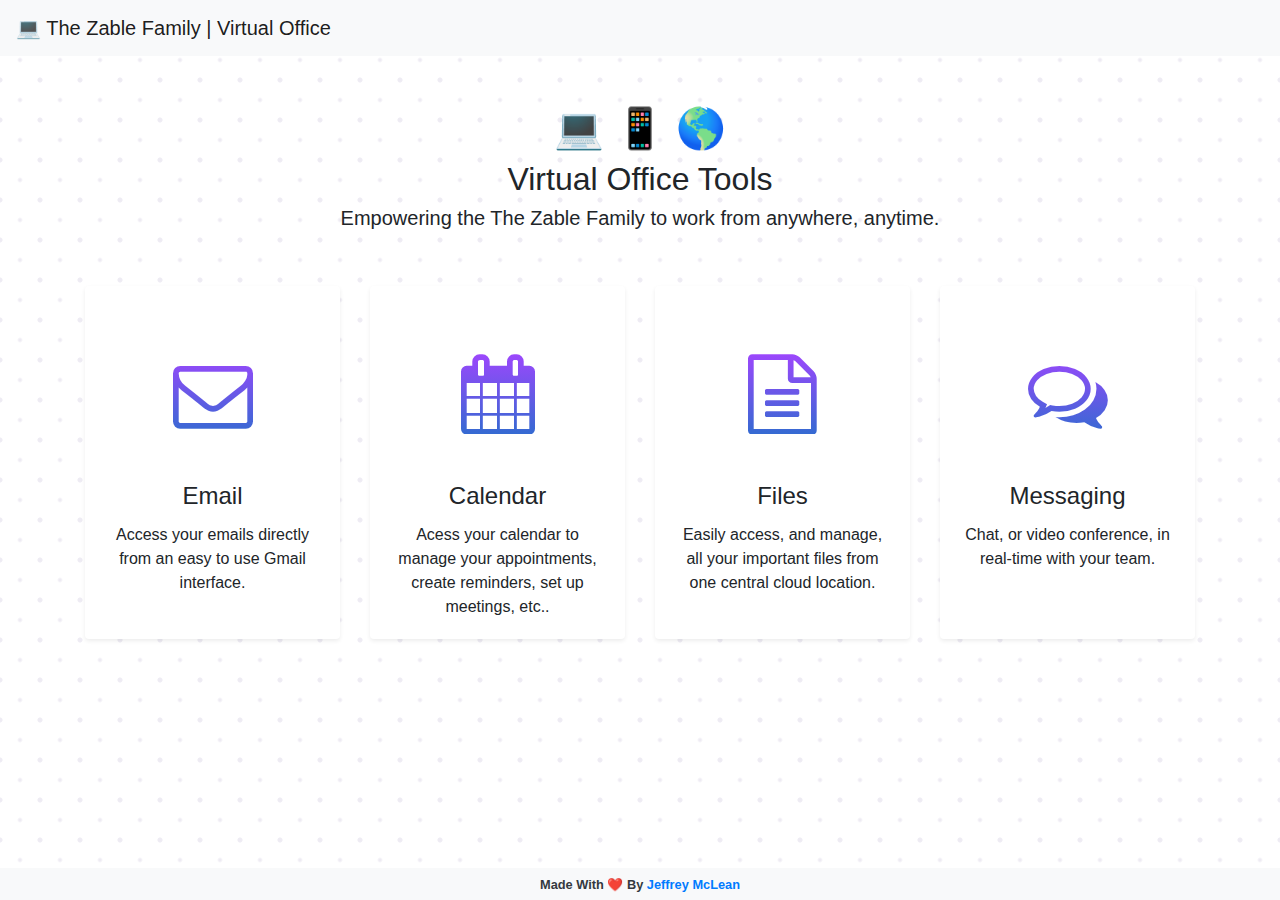
<file: index.html>
<!DOCTYPE html>
<html lang="en">

<head>

  <meta charset="utf-8">
  <meta name="viewport" content="width=device-width, initial-scale=1, shrink-to-fit=no">
  <meta name="description" content="">
  <meta name="author" content="">

  <title>The Zable Family | Virtual Office</title>

  <!-- Bootstrap core CSS -->
  <link rel="stylesheet" href="https://stackpath.bootstrapcdn.com/bootstrap/4.4.1/css/bootstrap.min.css"
    integrity="sha384-Vkoo8x4CGsO3+Hhxv8T/Q5PaXtkKtu6ug5TOeNV6gBiFeWPGFN9MuhOf23Q9Ifjh" crossorigin="anonymous">

    <!-- Font Awesome-->
    <link href="https://stackpath.bootstrapcdn.com/font-awesome/4.7.0/css/font-awesome.min.css" rel="stylesheet">

  <!-- Custom styles for this template -->
  <link href="css/heroic-features.css" rel="stylesheet">

</head>

<body>

  <!-- Navigation -->
  <nav class="navbar navbar-light bg-light">
    <span class="navbar-brand mb-0 h1">💻 The Zable Family | Virtual Office</span>
  </nav>





  <!-- Page Content -->
  <div class="container my-5">
    <div class="row text-center">
      <div class="col-12 md-auto">

        <h1>💻 📱 🌎</h1>
        <h2>Virtual Office Tools</h2>
        <h5>Empowering the The Zable Family to work from anywhere, anytime.</h5>
      </div>

    </div>
  </div>



 

    <!-- Page Features -->
    <div class="container my-5">
    <div class="row text-center">

      <div class="col-lg-3 col-md-6 mb-4">
        <div class="card h-100 border-0 shadow-sm">
          <div class="card-body">
            <h1 class="my-5"><a href="https://mail.google.com/mail/u/0/#inbox" class="stretched-link" target="_blank"><i class="fa fa-envelope-o" aria-hidden="true"></i></a></h1>
            <h4 class="card-title">Email</h4>
            <p class="card-text">Access your emails directly from an easy to use Gmail interface.  </p>
          </div>

        </div>
      </div>

      <div class="col-lg-3 col-md-6 mb-4">
        <div class="card h-100 border-0 shadow-sm">
          <div class="card-body">
            <h1 class="my-5"><a href="https://calendar.google.com/calendar/r" class="stretched-link" target="_blank"></a><i class="fa fa-calendar" aria-hidden="true"></i></h1>
            <h4 class="card-title">Calendar</h4>
            <p class="card-text">Acess your calendar to manage your appointments, create reminders, set up meetings, etc..</p>
          </div>

        </div>
      </div>

      <div class="col-lg-3 col-md-6 mb-4">
        <div class="card h-100 border-0 shadow-sm">
          <div class="card-body">
            <h1 class="my-5"><a href="https://drive.google.com/drive/u/0/my-drive" class="stretched-link" target="_blank"></a><i class="fa fa-file-text-o" aria-hidden="true"></i></h1>
            <h4 class="card-title">Files</h4>
            <p class="card-text">Easily access, and manage, all your important files from one central cloud location. </p>
          </div>

        </div>
      </div>

      <div class="col-lg-3 col-md-6 mb-4">
        <div class="card h-100 border-0 shadow-sm">
          <div class="card-body">
            <h1 class="my-5"><a href="https://hangouts.google.com/" class="stretched-link" target="_blank"></a><i class="fa fa-comments-o" aria-hidden="true"></i></h1>
            <h4 class="card-title">Messaging</h4>
            <p class="card-text">Chat, or video conference, in real-time with your team.</p>
          </div>

        </div>
      </div>

    </div>
    <!-- /.row -->

  </div>
  <!-- /.container -->

  <!-- Footer -->
  <footer id="sticky-footer" class="py-1 bg-light text-dark fixed-bottom">
    <div class="container text-center">
      <small><strong>Made With ❤️ By <a href="http://jeffreymclean.com">Jeffrey McLean</a></strong></small>
    </div>
  </footer>

  <!-- Bootstrap core JavaScript -->
  <script src="vendor/jquery/jquery.min.js"></script>
  <script src="vendor/bootstrap/js/bootstrap.bundle.min.js"></script>

</body>

</html>
</file>
<file: css/heroic-features.css>
/*!
 * Start Bootstrap - Heroic Features (https://startbootstrap.com/template-overviews/heroic-features)
 * Copyright 2013-2019 Start Bootstrap
 * Licensed under MIT (https://github.com/BlackrockDigital/startbootstrap-heroic-features/blob/master/LICENSE)
 */
body {
  background:
  radial-gradient(#6551971c 1px, transparent 3px),
  radial-gradient(#6551971c 2px, transparent 3px),
  #fff;
background-position: 0 0, 20px 20px;
background-size: 40px 40px;
}

.fa {
  font-size: 2em;
  color: #9c47fc;
  display: block;
  background: -webkit-linear-gradient(#9c47fc, #356ad2);
  -webkit-background-clip: text;
  -webkit-text-fill-color: transparent;
}

.card:hover {
  box-shadow: 0 0 11px rgba(33,33,33,.2) !important;
}
</file>
